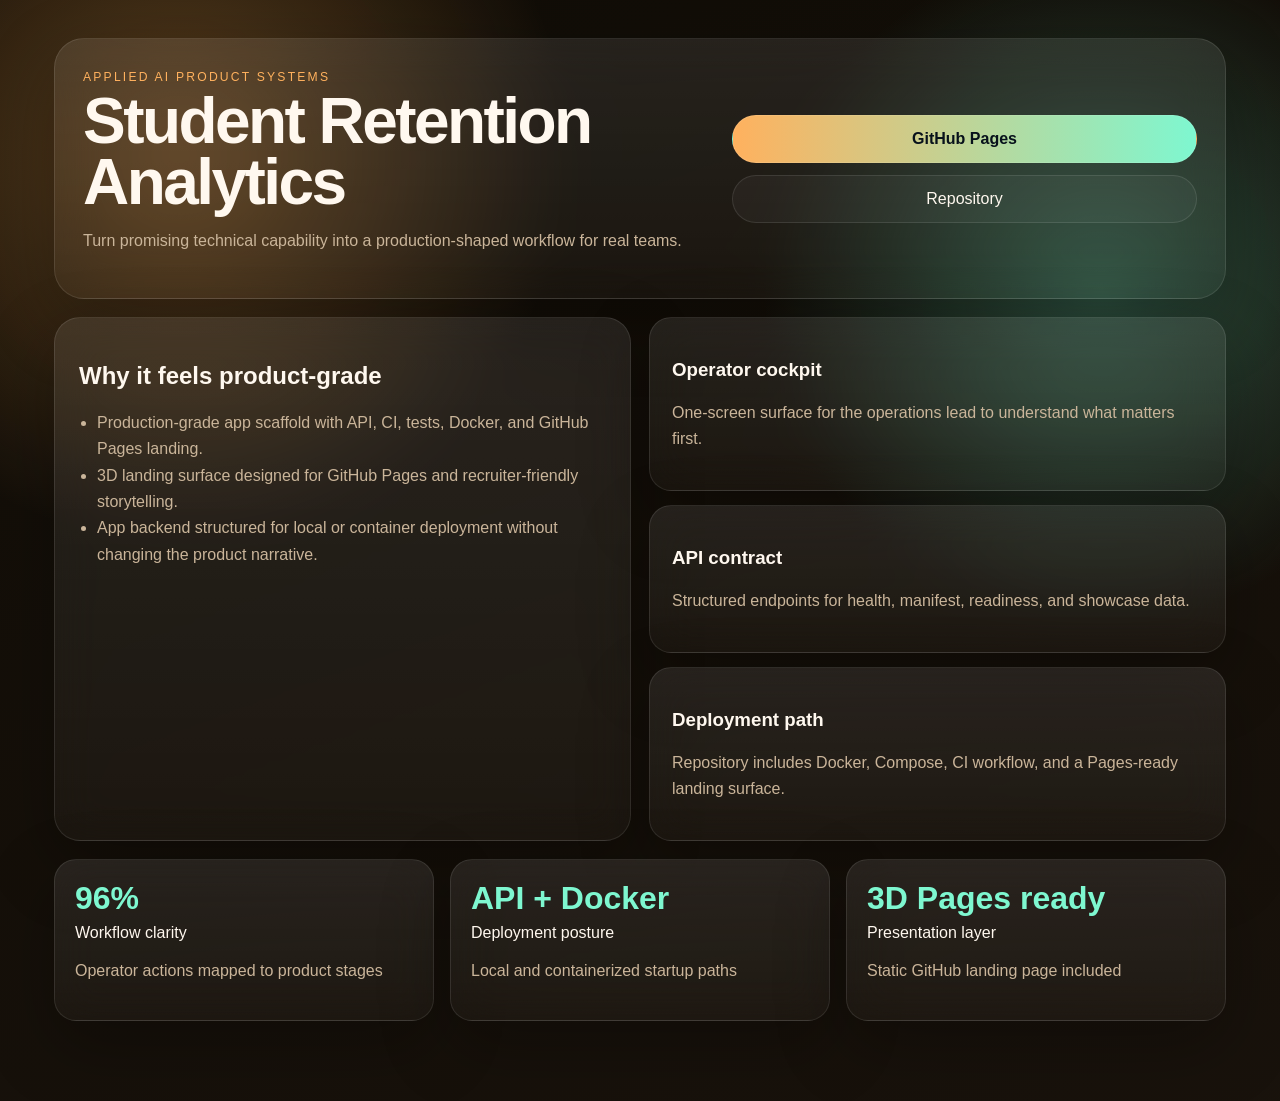
<file: docs/index.html>
<!DOCTYPE html>
<html lang="en">
<head>
  <meta charset="UTF-8" />
  <meta name="viewport" content="width=device-width, initial-scale=1.0" />
  <title>Student Retention Analytics Landing</title>
  <link rel="stylesheet" href="landing.css" />
</head>
<body>
  <div class="scene" id="scene">
    <div class="backdrop"></div>
    <main class="deck">
      <section class="hero-card glass">
        <div>
          <span class="eyebrow">Applied AI product systems</span>
          <h1>Student Retention Analytics</h1>
          <p>Turn promising technical capability into a production-shaped workflow for real teams.</p>
        </div>
        <nav class="cta-stack">
          <a class="cta primary" href="https://r-behera.github.io/student-retention-analytics/">GitHub Pages</a>
          <a class="cta" href="https://github.com/R-behera/student-retention-analytics">Repository</a>
        </nav>
      </section>
      <section class="orbit-grid">
        <div class="glass panel large">
          <h2>Why it feels product-grade</h2>
          <ul><li>Production-grade app scaffold with API, CI, tests, Docker, and GitHub Pages landing.</li><li>3D landing surface designed for GitHub Pages and recruiter-friendly storytelling.</li><li>App backend structured for local or container deployment without changing the product narrative.</li></ul>
        </div>
        <div id="cards" class="card-stack"></div>
      </section>
      <section class="metrics-row" id="metrics"></section>
    </main>
  </div>
  <script>window.PROJECT_MANIFEST = {"slug": "student-retention-analytics", "title": "Student Retention Analytics", "summary": "![Demo Screenshot](demo/screenshot.png)", "domain": "Applied AI product systems", "audience": "operations lead", "promise": "Turn promising technical capability into a production-shaped workflow for real teams.", "hero": ["Production-grade app scaffold with API, CI, tests, Docker, and GitHub Pages landing.", "3D landing surface designed for GitHub Pages and recruiter-friendly storytelling.", "App backend structured for local or container deployment without changing the product narrative."], "kpis": [{"label": "Workflow clarity", "value": "96%", "note": "Operator actions mapped to product stages"}, {"label": "Deployment posture", "value": "API + Docker", "note": "Local and containerized startup paths"}, {"label": "Presentation layer", "value": "3D Pages ready", "note": "Static GitHub landing page included"}], "stages": ["ingest", "validate", "analyze", "decide", "monitor"], "cards": [{"title": "Operator cockpit", "body": "One-screen surface for the operations lead to understand what matters first."}, {"title": "API contract", "body": "Structured endpoints for health, manifest, readiness, and showcase data."}, {"title": "Deployment path", "body": "Repository includes Docker, Compose, CI workflow, and a Pages-ready landing surface."}], "scene": "neural-ribbon", "theme": {"bg": "#0f0c07", "surface": "#1f1811", "ink": "#fff8ef", "muted": "#cab59a", "accent": "#ffb15e", "accent2": "#7ef7d0"}, "pages_url": "https://r-behera.github.io/student-retention-analytics/", "api_examples": {"health": {"status": "ok", "project": "student-retention-analytics"}, "readiness": {"api": "ready", "landing_page": "docs/index.html", "container": "Dockerfile present"}, "signals": [{"name": "Decision coverage", "status": "strong", "detail": "App and landing narrative aligned"}, {"name": "Operator context", "status": "strong", "detail": "Primary user anchored as operations lead"}, {"name": "Delivery path", "status": "ready", "detail": "Pages + containerized app scaffold generated"}]}};</script>
  <script src="landing.js"></script>
</body>
</html>
</file>
<file: docs/landing.css>
:root{--bg:#0f0c07;--surface:#1f1811;--ink:#fff8ef;--muted:#cab59a;--accent:#ffb15e;--accent2:#7ef7d0;--rx:0deg;--ry:0deg;}*{box-sizing:border-box}html,body{margin:0;min-height:100%;font-family:Inter,Segoe UI,sans-serif;background:var(--bg);color:var(--ink)}.scene{min-height:100vh;overflow:hidden;position:relative;transform-style:preserve-3d;perspective:1600px}.backdrop{position:absolute;inset:-10%;background:radial-gradient(circle at 20% 20%,color-mix(in srgb,var(--accent) 30%, transparent),transparent 24%),radial-gradient(circle at 80% 30%,color-mix(in srgb,var(--accent2) 28%, transparent),transparent 22%),linear-gradient(160deg,var(--bg),color-mix(in srgb,var(--surface) 78%, black));filter:saturate(1.15)}.deck{position:relative;z-index:2;max-width:1220px;margin:0 auto;padding:38px 24px 80px;transform:rotateX(var(--rx)) rotateY(var(--ry));transition:transform .12s ease-out}.glass{background:linear-gradient(180deg,rgba(255,255,255,.09),rgba(255,255,255,.03));border:1px solid rgba(255,255,255,.1);backdrop-filter:blur(22px);box-shadow:0 24px 70px rgba(0,0,0,.28)}.hero-card{display:grid;grid-template-columns:1.15fr .85fr;gap:20px;padding:28px;border-radius:30px;margin-bottom:18px}.eyebrow{letter-spacing:.18em;text-transform:uppercase;font-size:.76rem;color:var(--accent)}h1{font-size:clamp(2.4rem,5vw,4.8rem);line-height:.94;margin:.4rem 0 1rem;letter-spacing:-.04em}p,li{color:var(--muted);line-height:1.65}.cta-stack{display:flex;flex-direction:column;justify-content:center;gap:12px}.cta{display:inline-flex;justify-content:center;padding:14px 18px;border-radius:999px;text-decoration:none;color:var(--ink);border:1px solid rgba(255,255,255,.1);background:rgba(255,255,255,.04)}.primary{background:linear-gradient(90deg,var(--accent),var(--accent2));color:#07111b;font-weight:700}.orbit-grid{display:grid;grid-template-columns:1fr 1fr;gap:18px;margin-bottom:18px}.panel.large{padding:24px;border-radius:26px}.card-stack{display:grid;gap:14px}.flip{padding:22px;border-radius:22px;transform:translateZ(var(--z))}.metrics-row{display:grid;grid-template-columns:repeat(3,minmax(0,1fr));gap:16px}.metric{padding:20px;border-radius:22px}.metric strong{display:block;font-size:2rem;color:var(--accent2);margin-bottom:.4rem}ul{padding-left:18px;margin:14px 0 0}@media(max-width:980px){.hero-card,.orbit-grid,.metrics-row{grid-template-columns:1fr}.deck{padding:22px 16px 60px}}
</file>
